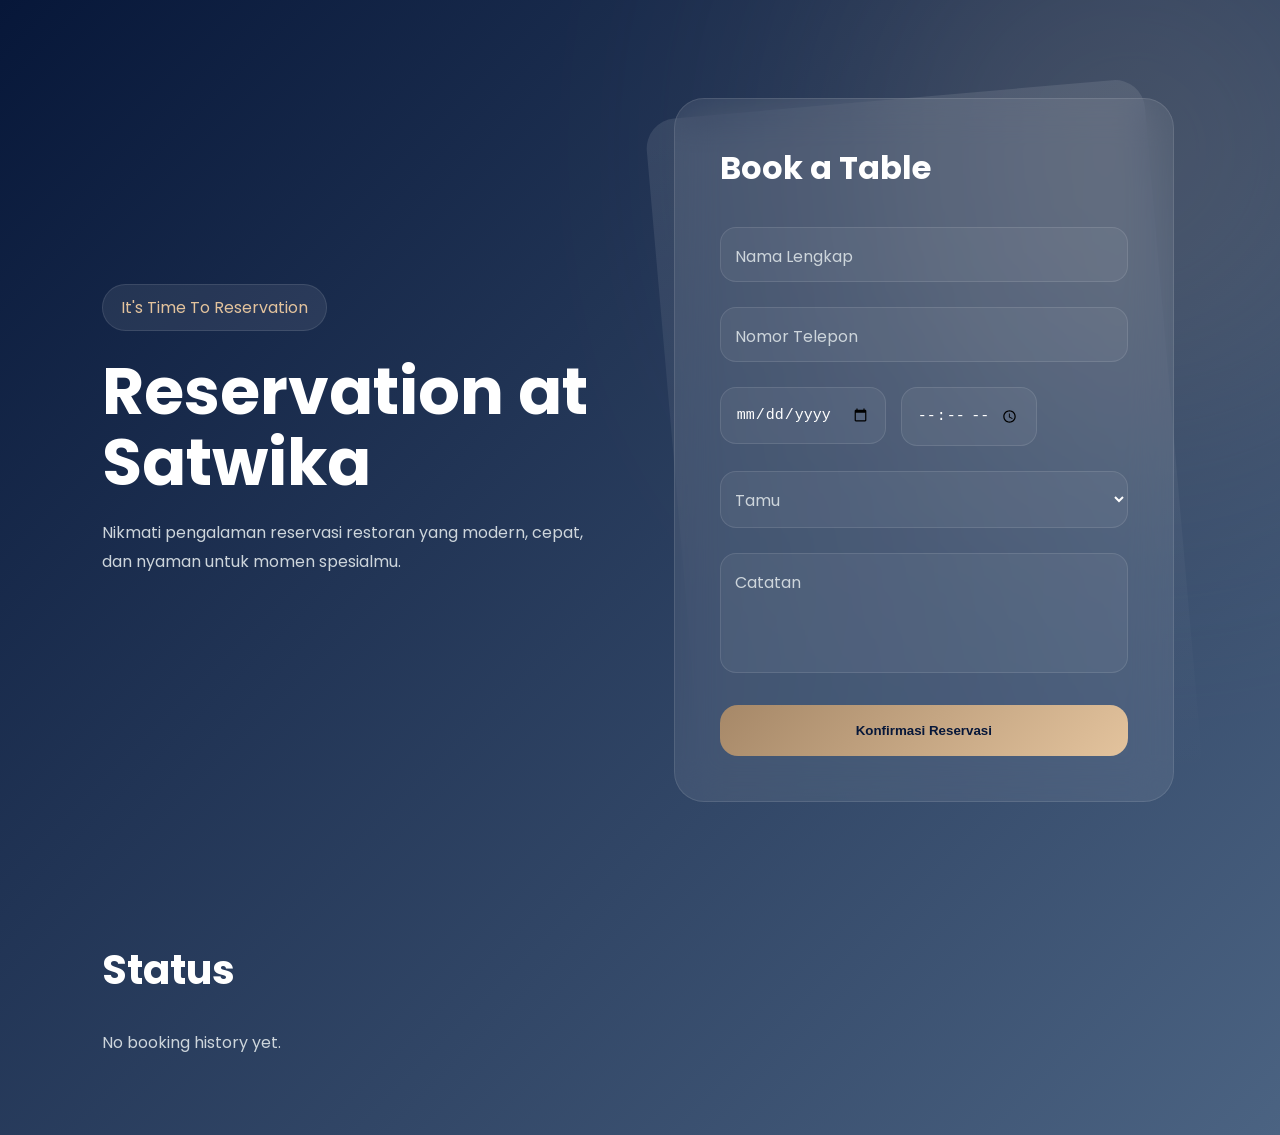
<file: bookingSatwika.html>
<!DOCTYPE html>
<html lang="id">
<head>
  <meta charset="UTF-8" />
  <meta name="viewport" content="width=device-width, initial-scale=1.0"/>
  <title>Restaurant Booking</title>

  <link rel="stylesheet" href="styleSatwika.css">

  <link rel="preconnect" href="https://fonts.googleapis.com">
  <link rel="preconnect" href="https://fonts.gstatic.com" crossorigin>

  <link href="https://fonts.googleapis.com/css2?family=Poppins:wght@300;400;500;600;700&display=swap" rel="stylesheet">
</head>
<body>

  <div class="background-blur"></div>

  <section class="booking-section">

    <!-- LEFT CONTENT -->
    <div class="booking-info">

      <span class="tag">It's Time To Reservation</span>

      <h1>
        Reservation at <br>
        Satwika
      </h1>

      <p>
        Nikmati pengalaman reservasi restoran yang modern,
        cepat, dan nyaman untuk momen spesialmu.
      </p>

    </div>

    <!-- FORM -->
    <div class="booking-form-container">

      <div class="glass-effect"></div>

      <form class="booking-form" id="bookingForm">

        <h2>Book a Table</h2>

        <div class="input-group">
          <input type="text" id="name" required>
          <label>Nama Lengkap</label>
        </div>

        <div class="input-group">
          <input type="tel" id="phone" required>
          <label>Nomor Telepon</label>
        </div>

        <div class="row">

          <div class="input-group">
            <input type="date" id="date" required>
          </div>

          <div class="input-group">
            <input type="time" id="time" required>
          </div>

        </div>

        <div class="input-group">
          
          <select id="guests" required>
            <option value="" disabled selected hidden></option>
            <option value="1">1 orang</option>
            <option value="2">2 orang</option>
            <option value="3">3 orang</option>
            <option value="4">4 orang</option>
            <option value="5">5 orang</option>
            <option value="6">6 orang</option>
            <option value="7">7 orang</option>
            <option value="8">8 orang</option>
            <option value="9">9 orang</option>
            <option value="10">10 orang</option>
            <option value="11">11+ orang</option>
          </select>

          <label>Tamu</label>

        </div>

        <div class="input-group">
          <textarea id="notes" required></textarea>
          <label>Catatan</label>
        </div>

        <button type="submit" class="booking-btn">
          Konfirmasi Reservasi
        </button>

        <div class="success-message" id="successMessage">
          Reservasi berhasil ✨
        </div>

      </form>
    </div>

  </section>

  <!-- HISTORY -->
  <section class="history-section">

    <div class="history-header">

      <h2>Status</h2>

    </div>

    <div class="history-container" id="bookingHistory">

      <p class="empty-message">
        Belum ada riwayat booking
      </p>

    </div>

  </section>

  <script src="jsSatwika.js"></script>

</body>
</html>
</file>
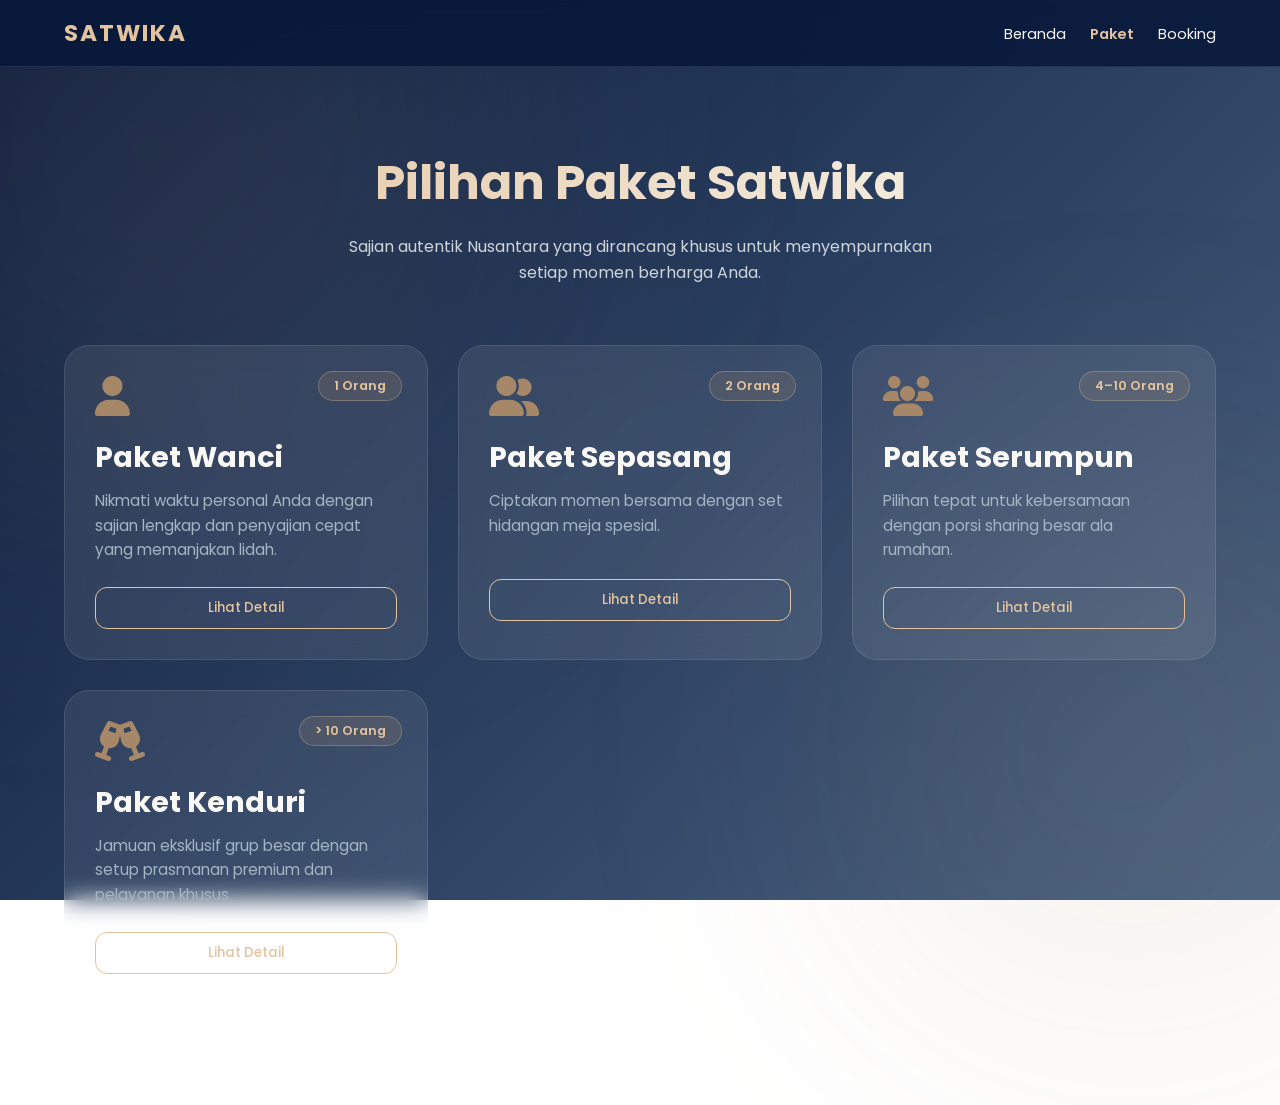
<file: detailPaket.html>
<!DOCTYPE html>
<html lang="id">
<head>
    <meta charset="UTF-8">
    <meta name="viewport" content="width=device-width, initial-scale=1.0">
    <title>Satwika | Paket yang Tersedia</title>

    <link rel="preconnect" href="https://fonts.googleapis.com">
    <link rel="preconnect" href="https://fonts.gstatic.com" crossorigin>
    <link href="https://fonts.googleapis.com/css2?family=Poppins:wght@300;400;500;600;700&display=swap" rel="stylesheet">
    <link rel="stylesheet" href="https://cdnjs.cloudflare.com/ajax/libs/font-awesome/6.4.0/css/all.min.css">

    <style>
        :root {
            --dark: #071739;
            --steel: #4B6382;
            --soft: #A4B5C4;
            --light: #CDD5DB;
            --accent: #A68868;
            --cream: #E3C39D;
            --white: #f9f8f4;
            --glass-bg: rgba(255, 255, 255, 0.08);
            --glass-border: rgba(255, 255, 255, 0.1);
        }

        * {
            margin: 0;
            padding: 0;
            box-sizing: border-box;
            font-family: 'Poppins', sans-serif;
        }

        body {
            background: var(--dark) !important; 
            background: linear-gradient(135deg, var(--dark), var(--steel)) no-repeat fixed !important;
            min-height: 100vh;
            color: var(--white);
            overflow-x: hidden;
            position: relative;
        }

        .background-blur {
            position: fixed;
            width: 600px;
            height: 600px;
            background: var(--cream);
            border-radius: 50%;
            filter: blur(180px);
            opacity: 0.15;
            top: -150px;
            left: -150px;
            z-index: -1;
            animation: float 10s infinite alternate ease-in-out;
        }

        .background-blur-2 {
            position: fixed;
            width: 500px;
            height: 500px;
            background: var(--accent);
            border-radius: 50%;
            filter: blur(150px);
            opacity: 0.15;
            bottom: -100px;
            right: -100px;
            z-index: -1;
            animation: float 12s infinite alternate-reverse ease-in-out;
        }

        @keyframes float {
            0% { transform: translate(0, 0); }
            100% { transform: translate(50px, 50px); }
        }

        .site-header {
            position: sticky;
            top: 0;
            z-index: 50;
            backdrop-filter: blur(14px);
            background: rgba(7, 23, 57, 0.85);
            border-bottom: 1px solid var(--glass-border);
            padding: 1rem 5%;
            display: flex;
            justify-content: space-between;
            align-items: center;
        }

        .brand {
            font-size: 1.45rem;
            font-weight: 700;
            color: var(--cream);
            text-decoration: none;
            letter-spacing: 2px;
        }

        .header-nav a {
            color: var(--white);
            text-decoration: none;
            margin-left: 20px;
            font-size: 0.9rem;
            transition: color 0.3s;
        }

        .header-nav a:hover {
            color: var(--accent);
        }

        .page-container {
            padding: 80px 5% 100px;
            text-align: center;
        }

        .page-title {
            font-size: 3rem;
            margin-bottom: 15px;
            background: linear-gradient(to right, var(--cream), var(--white));
            -webkit-background-clip: text;
            -webkit-text-fill-color: transparent;
        }

        .page-subtitle {
            color: var(--light);
            max-width: 600px;
            margin: 0 auto 60px;
            line-height: 1.6;
        }

        .packages-grid {
            display: grid;
            grid-template-columns: repeat(auto-fit, minmax(300px, 1fr));
            gap: 30px;
            perspective: 1000px;
        }

        .package-card {
            background: var(--glass-bg);
            border: 1px solid var(--glass-border);
            border-radius: 25px;
            padding: 30px;
            backdrop-filter: blur(12px);
            text-align: left;
            transition: transform 0.1s ease-out, box-shadow 0.3s;
            cursor: pointer;
            position: relative;
            overflow: hidden;
            transform-style: preserve-3d;
        }

        .package-card:hover {
            box-shadow: 0 20px 40px rgba(0,0,0,0.4);
            border-color: rgba(227, 195, 157, 0.3);
        }

        .pax-badge {
            position: absolute;
            top: 25px;
            right: 25px;
            background: rgba(166, 136, 104, 0.2);
            color: var(--cream);
            padding: 5px 15px;
            border-radius: 20px;
            font-size: 0.8rem;
            font-weight: 600;
            border: 1px solid rgba(227, 195, 157, 0.3);
        }

        .card-icon {
            font-size: 2.5rem;
            color: var(--accent);
            margin-bottom: 20px;
        }

        .package-card h3 {
            font-size: 1.8rem;
            margin-bottom: 10px;
            color: var(--white);
        }

        .package-card p {
            color: var(--soft);
            font-size: 0.95rem;
            margin-bottom: 25px;
            line-height: 1.6;
            min-height: 65px;
        }

        .btn-detail {
            display: inline-block;
            padding: 10px 25px;
            background: transparent;
            color: var(--cream);
            border: 1px solid var(--cream);
            border-radius: 12px;
            text-decoration: none;
            font-weight: 500;
            transition: all 0.3s;
            width: 100%;
            text-align: center;
        }

        .package-card:hover .btn-detail {
            background: var(--cream);
            color: var(--dark);
        }

        .modal-overlay {
            position: fixed;
            top: 0;
            left: 0;
            width: 100%;
            height: 100%;
            background: rgba(7, 23, 57, 0.9);
            backdrop-filter: blur(8px);
            z-index: 100;
            display: flex;
            justify-content: center;
            align-items: center;
            opacity: 0;
            visibility: hidden;
            transition: all 0.4s ease;
        }

        .modal-overlay.active {
            opacity: 1;
            visibility: visible;
        }

        .modal-content {
            background: linear-gradient(145deg, #162a4d, var(--dark));
            border: 1px solid var(--glass-border);
            width: 90%;
            max-width: 800px;
            border-radius: 30px;
            padding: 40px;
            position: relative;
            transform: translateY(50px) scale(0.9);
            transition: all 0.4s cubic-bezier(0.175, 0.885, 0.32, 1.275);
            max-height: 90vh;
            overflow-y: auto;
            box-shadow: 0 25px 50px rgba(0,0,0,0.5);
            color: var(--white);
        }

        .modal-overlay.active .modal-content {
            transform: translateY(0) scale(1);
        }

        .close-modal {
            position: absolute;
            top: 25px;
            right: 30px;
            font-size: 1.5rem;
            color: var(--light);
            cursor: pointer;
            transition: color 0.3s;
        }

        .modal-header h2 { color: var(--cream); }

        .list-section h4 { color: var(--accent); margin-bottom: 15px; }

        .modal-ul { list-style: none; margin-bottom: 25px; }

        .modal-ul li {
            margin-bottom: 12px;
            color: var(--light);
            display: flex;
            align-items: flex-start;
            gap: 10px;
        }

        .modal-ul li i { color: var(--cream); margin-top: 4px; }

        .btn-book {
            padding: 15px 35px;
            background: linear-gradient(135deg, var(--accent), var(--cream));
            color: var(--dark);
            border: none;
            border-radius: 15px;
            font-weight: 700;
            cursor: pointer;
            text-decoration: none;
            display: inline-block;
            transition: 0.3s;
        }

        @media (max-width: 768px) {
            .modal-body { display: block; }
            .page-title { font-size: 2.2rem; }
        }
    </style>
</head>
<body>

    <div class="background-blur"></div>
    <div class="background-blur-2"></div>

    <header class="site-header">
        <a href="index.html" class="brand">SATWIKA</a>
        <nav class="header-nav">
            <a href="index.html">Beranda</a>
            <a href="paket.html" style="color: var(--cream); font-weight: 600;">Paket</a>
            <a href="bookingSatwika.html">Booking</a>
        </nav>
    </header>

    <div class="page-container">
        <h1 class="page-title">Pilihan Paket Satwika</h1>
        <p class="page-subtitle">Sajian autentik Nusantara yang dirancang khusus untuk menyempurnakan setiap momen berharga Anda.</p>

        <div class="packages-grid" id="packagesGrid"></div>
    </div>

    <div class="modal-overlay" id="packageModal">
        <div class="modal-content">
            <i class="fa-solid fa-xmark close-modal" id="closeModal"></i>
            
            <div class="modal-header">
                <h2 id="modalTitle">Nama Paket</h2>
                <p id="modalPax" style="color: var(--soft); margin-top: 5px;">Untuk X Orang</p>
            </div>

            <div class="modal-body" style="display: grid; grid-template-columns: 1fr 1fr; gap: 30px; margin-top: 20px;">
                <div class="list-section">
                    <h4><i class="fa-solid fa-bell-concierge"></i> Layanan</h4>
                    <ul class="modal-ul" id="modalServices"></ul>
                </div>
                <div class="list-section">
                    <h4><i class="fa-solid fa-users"></i> Cocok Untuk</h4>
                    <ul class="modal-ul" id="modalSuitable"></ul>
                    
                    <div id="modalBonusSection" style="display: none; margin-top: 25px;">
                        <h4><i class="fa-solid fa-gift"></i> Bonus</h4>
                        <ul class="modal-ul" id="modalBonus"></ul>
                    </div>
                </div>
            </div>

            <div class="modal-footer" style="text-align: right; margin-top: 30px;">
                <a href="bookingSatwika.html" class="btn-book">Reservasi Paket Ini</a>
            </div>
        </div>
    </div>

    <script>
        const packagesData = [
            {
                id: 'wanci',
                name: 'Paket Wanci',
                pax: '1 Orang',
                desc: 'Nikmati waktu personal Anda dengan sajian lengkap dan penyajian cepat yang memanjakan lidah.',
                icon: 'fa-user',
                services: [
                    '1 menu utama khas Nusantara',
                    '1 lauk pendamping',
                    'Nasi hangat (putih/uduk/liwet)',
                    '1 minuman tradisional atau teh',
                    'Sambal khas pilihan',
                    'Penyajian cepat khusus personal set',
                    'Complimentary kerupuk atau kudapan kecil'
                ],
                suitableFor: ['Makan sendiri', 'Pekerja', 'Mahasiswa', 'Quick dining'],
                bonus: []
            },
            {
                id: 'sepasang',
                name: 'Paket Sepasang',
                pax: '2 Orang',
                desc: 'Ciptakan momen bersama dengan set hidangan meja spesial.',
                icon: 'fa-user-group',
                services: [
                    '2 menu utama pilihan',
                    '2 lauk pendamping',
                    '1 menu sharing tradisional',
                    'Nasi untuk 2 orang',
                    '2 minuman pilihan',
                    'Desert tradisional mini',
                    'Meja couple setup bernuansa Nusantara',
                    'Free refill sambal & lalapan'
                ],
                suitableFor: ['Pasangan', 'Sahabat', 'Teman kerja', 'Quality time'],
                bonus: []
            },
            {
                id: 'serumpun',
                name: 'Paket Serumpun',
                pax: '4–10 Orang',
                desc: 'Pilihan tepat untuk kebersamaan dengan porsi sharing besar ala rumahan.',
                icon: 'fa-users',
                services: [
                    'Pilihan menu lengkap sharing platter',
                    'Aneka lauk Nusantara dalam porsi besar',
                    'Sayur tradisional pilihan',
                    'Nasi bakul/prasmanan mini',
                    'Minuman teko keluarga',
                    'Dessert tradisional bersama',
                    'Free tambahan sambal & lalapan',
                    'Prioritas meja family area',
                    'Free reservasi meja'
                ],
                suitableFor: ['Keluarga', 'Reuni kecil', 'Makan bersama'],
                bonus: ['Dekorasi sederhana untuk ulang tahun/acara keluarga']
            },
            {
                id: 'kenduri',
                name: 'Paket Kenduri',
                pax: '> 10 Orang',
                desc: 'Jamuan eksklusif grup besar dengan setup prasmanan premium dan pelayanan khusus.',
                icon: 'fa-champagne-glasses',
                services: [
                    'Set hidangan lengkap khas Nusantara',
                    'Konsep prasmanan/hidang meja',
                    'Pilihan menu daerah premium',
                    'Minuman refill bersama',
                    'Dessert tradisional lengkap',
                    'Reserved private/group area',
                    'Pelayanan khusus grup',
                    'Free reservasi & penataan meja acara',
                    'Sound system ringan (opsional)',
                    'Dekorasi sederhana bernuansa tradisional',
                    'Prioritas pemesanan'
                ],
                suitableFor: ['Gathering', 'Arisan', 'Acara kantor'],
                bonus: ['Custom menu sesuai acara']
            }
        ];

        const grid = document.getElementById('packagesGrid');
        
        packagesData.forEach((pkg, index) => {
            const delay = index * 0.1;
            const cardHTML = `
                <div class="package-card" data-id="${pkg.id}" style="animation: fadeInUp 0.6s ease forwards ${delay}s; opacity: 0; transform: translateY(30px);">
                    <div class="pax-badge">${pkg.pax}</div>
                    <i class="fa-solid ${pkg.icon} card-icon"></i>
                    <h3>${pkg.name}</h3>
                    <p>${pkg.desc}</p>
                    <button class="btn-detail">Lihat Detail</button>
                </div>
            `;
            grid.insertAdjacentHTML('beforeend', cardHTML);
        });

        const modal = document.getElementById('packageModal');
        const closeModalBtn = document.getElementById('closeModal');

        document.querySelectorAll('.package-card').forEach(card => {
            card.addEventListener('click', () => {
                const pkg = packagesData.find(p => p.id === card.dataset.id);
                document.getElementById('modalTitle').textContent = pkg.name;
                document.getElementById('modalPax').textContent = `Kapasitas: ${pkg.pax}`;
                document.getElementById('modalServices').innerHTML = pkg.services.map(s => `<li><i class="fa-solid fa-check"></i> ${s}</li>`).join('');
                document.getElementById('modalSuitable').innerHTML = pkg.suitableFor.map(s => `<li><i class="fa-solid fa-star"></i> ${s}</li>`).join('');
                
                if(pkg.bonus.length > 0) {
                    document.getElementById('modalBonusSection').style.display = 'block';
                    document.getElementById('modalBonus').innerHTML = pkg.bonus.map(b => `<li><i class="fa-solid fa-gift"></i> ${b}</li>`).join('');
                } else {
                    document.getElementById('modalBonusSection').style.display = 'none';
                }
                modal.classList.add('active');
                document.body.style.overflow = 'hidden';
            });
        });

        closeModalBtn.addEventListener('click', () => {
            modal.classList.remove('active');
            document.body.style.overflow = 'auto';
        });

        window.onclick = (e) => { if(e.target === modal) { modal.classList.remove('active'); document.body.style.overflow = 'auto'; } };

        const style = document.createElement('style');
        style.innerHTML = `@keyframes fadeInUp { to { opacity: 1; transform: translateY(0); } }`;
        document.head.appendChild(style);
    </script>
</body>
</html>
</file>
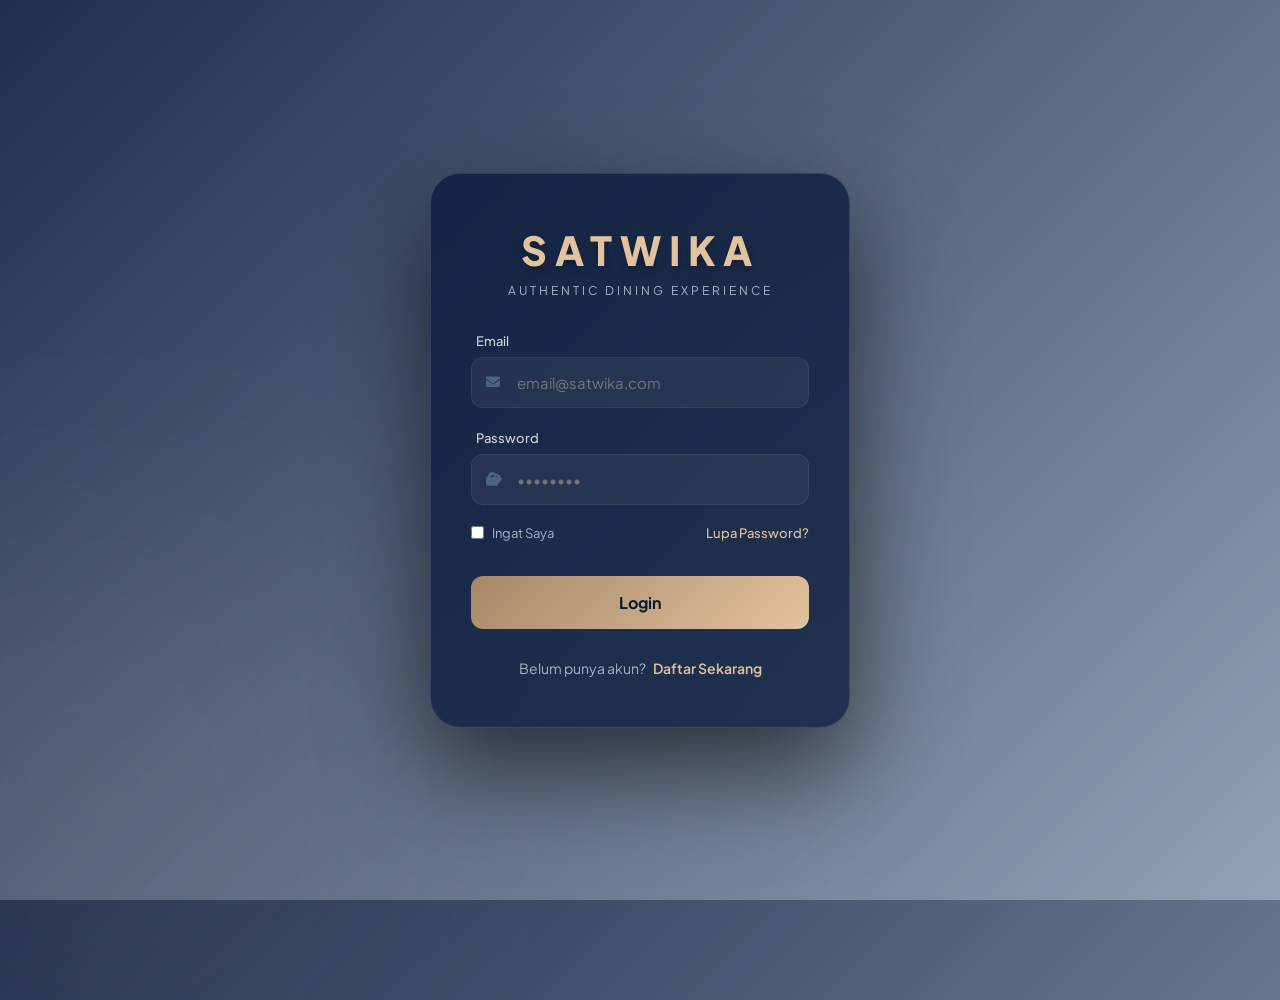
<file: satwika-login.html>
<!DOCTYPE html>
<html lang="id">
<head>
    <meta charset="UTF-8">
    <meta name="viewport" content="width=device-width, initial-scale=1.0">
    <title>Satwika | Login Premium</title>

    <!-- Font & Icons -->
    <link href="https://fonts.googleapis.com/css2?family=Plus+Jakarta+Sans:wght@300;400;500;600;700&display=swap" rel="stylesheet">
    <link rel="stylesheet" href="https://cdnjs.cloudflare.com/ajax/libs/font-awesome/6.4.0/css/all.min.css">

    <style>
        :root {
            --deep-navy: #071739;
            --muted-blue: #4B6382;
            --silver-blue: #A4B5C4;
            --light-gray: #CDD5DB;
            --bronze: #A68868;
            --champagne: #E3C39D;
            --transition: all 0.4s cubic-bezier(0.165, 0.84, 0.44, 1);
        }

        * {
            margin: 0;
            padding: 0;
            box-sizing: border-box;
            font-family: 'Plus Jakarta Sans', sans-serif;
        }

        body {
            height: 100vh;
            display: flex;
            justify-content: center;
            align-items: center;
            /* Background menggunakan Deep Navy dan overlay gelap */
            background: 
                linear-gradient(135deg, rgba(7, 23, 57, 0.9), rgba(75, 99, 130, 0.6)),
                url('https://images.unsplash.com/photo-1514362545857-3bc16c4c7d1b?q=80&w=1400&auto=format&fit=crop');
            background-size: cover;
            background-position: center;
            overflow: hidden;
        }

        /* Dekorasi Cahaya di Background */
        body::before {
            content: "";
            position: absolute;
            width: 400px;
            height: 400px;
            background: var(--champagne);
            filter: blur(150px);
            border-radius: 50%;
            z-index: 0;
            bottom: -100px;
            left: -100px;
            opacity: 0.15;
        }

        .login-container {
            position: relative;
            z-index: 1;
            width: 420px;
            padding: 50px 40px;
            border-radius: 30px;
            backdrop-filter: blur(25px);
            background: rgba(7, 23, 57, 0.75);
            border: 1px solid rgba(164, 181, 196, 0.2);
            box-shadow: 0 40px 100px rgba(0, 0, 0, 0.6);
            color: white;
            animation: fadeInScale 0.8s ease-out;
        }

        @keyframes fadeInScale {
            from { opacity: 0; transform: scale(0.9); }
            to { opacity: 1; transform: scale(1); }
        }

        .logo {
            text-align: center;
            margin-bottom: 35px;
        }

        .logo h1 {
            font-size: 40px;
            font-weight: 800;
            letter-spacing: 8px;
            color: var(--champagne);
            text-shadow: 0 4px 10px rgba(0,0,0,0.3);
        }

        .logo p {
            font-size: 12px;
            text-transform: uppercase;
            letter-spacing: 3px;
            color: var(--silver-blue);
            margin-top: 8px;
        }

        .input-group {
            margin-top: 22px;
        }

        .input-group label {
            display: block;
            margin-bottom: 8px;
            font-size: 13px;
            font-weight: 500;
            color: var(--light-gray);
            margin-left: 5px;
        }

        .input-wrapper {
            position: relative;
        }

        .input-wrapper i {
            position: absolute;
            left: 15px;
            top: 50%;
            transform: translateY(-50%);
            color: var(--muted-blue);
            font-size: 14px;
        }

        .input-group input {
            width: 100%;
            padding: 15px 15px 15px 45px;
            border: 1px solid rgba(164, 181, 196, 0.1);
            border-radius: 12px;
            outline: none;
            background: rgba(255, 255, 255, 0.05);
            color: white;
            font-size: 15px;
            transition: var(--transition);
        }

        .input-group input:focus {
            background: rgba(255, 255, 255, 0.1);
            border-color: var(--champagne);
            box-shadow: 0 0 15px rgba(227, 195, 157, 0.1);
        }

        .toggle-password {
            position: absolute;
            right: 15px;
            top: 50%;
            transform: translateY(-50%);
            cursor: pointer;
            color: var(--muted-blue);
        }

        .remember-forgot {
            display: flex;
            justify-content: space-between;
            align-items: center;
            margin-top: 20px;
            font-size: 13px;
            color: var(--silver-blue);
        }

        .remember-forgot label {
            display: flex;
            align-items: center;
            gap: 8px;
            cursor: pointer;
        }

        .remember-forgot input[type="checkbox"] {
            accent-color: var(--bronze);
        }

        .remember-forgot a {
            color: var(--champagne);
            text-decoration: none;
            font-weight: 500;
        }

        .btn-login {
            width: 100%;
            padding: 16px;
            margin-top: 35px;
            border: none;
            border-radius: 12px;
            /* Menggunakan Champagne Gold Gradasi */
            background: linear-gradient(135deg, var(--bronze), var(--champagne));
            color: var(--deep-navy);
            font-size: 16px;
            font-weight: 700;
            cursor: pointer;
            transition: var(--transition);
            display: flex;
            justify-content: center;
            align-items: center;
            gap: 10px;
        }

        .btn-login:hover {
            transform: translateY(-3px);
            box-shadow: 0 10px 20px rgba(227, 195, 157, 0.2);
            filter: brightness(1.1);
        }

        .bottom-text {
            text-align:center;
            margin-top: 30px;
            font-size: 14px;
            color: var(--silver-blue);
        }

        .bottom-text a {
            color: var(--champagne);
            text-decoration: none;
            font-weight: 600;
            margin-left: 5px;
        }

        /* Loader */
        .loader {
            width: 18px;
            height: 18px;
            border: 2px solid var(--deep-navy);
            border-bottom-color: transparent;
            border-radius: 50%;
            display: none;
            animation: spin 1s linear infinite;
        }

        @keyframes spin {
            to { transform: rotate(360deg); }
        }

        @media(max-width: 480px) {
            .login-container { width: 92%; padding: 40px 25px; }
        }
    </style>
</head>
<body>

    <div class="login-container">
        <div class="logo">
            <h1>SATWIKA</h1>
            <p>Authentic Dining Experience</p>
        </div>

        <form id="loginForm">
            <div class="input-group">
                <label>Email</label>
                <div class="input-wrapper">
                    <i class="fa-solid fa-envelope"></i>
                    <input type="email" id="email" placeholder="email@satwika.com" required>
                </div>
            </div>

            <div class="input-group">
                <label>Password</label>
                <div class="input-wrapper">
                    <i class="fa-solid fa-lock"></i>
                    <input type="password" id="password" placeholder="••••••••" required>
                    <i class="fa-solid fa-eye toggle-password" id="togglePassword"></i>
                </div>
            </div>

            <div class="remember-forgot">
                <label>
                    <input type="checkbox"> Ingat Saya
                </label>
                <a href="#">Lupa Password?</a>
            </div>

            <button type="submit" class="btn-login" id="loginBtn">
                <span>Login</span>
                <div class="loader" id="loader"></div>
            </button>
        </form>

        <div class="bottom-text">
            Belum punya akun? <a href="signup.html">Daftar Sekarang</a>
        </div>
    </div>

    <script>
        const loginForm = document.getElementById("loginForm");
        const loginBtn = document.getElementById("loginBtn");
        const loader = document.getElementById("loader");
        const btnText = loginBtn.querySelector("span");
        const togglePassword = document.getElementById("togglePassword");
        const passwordField = document.getElementById("password");

        // Toggle Password
        togglePassword.addEventListener("click", function() {
            const type = passwordField.getAttribute("type") === "password" ? "text" : "password";
            passwordField.setAttribute("type", type);
            this.classList.toggle("fa-eye-slash");
        });

        // Simulasi Login
        loginForm.addEventListener("submit", function(e) {
            e.preventDefault();
            btnText.textContent = "Menghubungkan...";
            loader.style.display = "block";
            loginBtn.style.pointerEvents = "none";

            setTimeout(() => {
                btnText.textContent = "Berhasil!";
                loader.style.display = "none";
                loginBtn.style.background = "#A4B5C4"; // Silver blue on success
                
                setTimeout(() => {
                    window.location.href = "index.html";
                }, 1000);
            }, 2000);
        });
    </script>
</body>
</html>
</file>
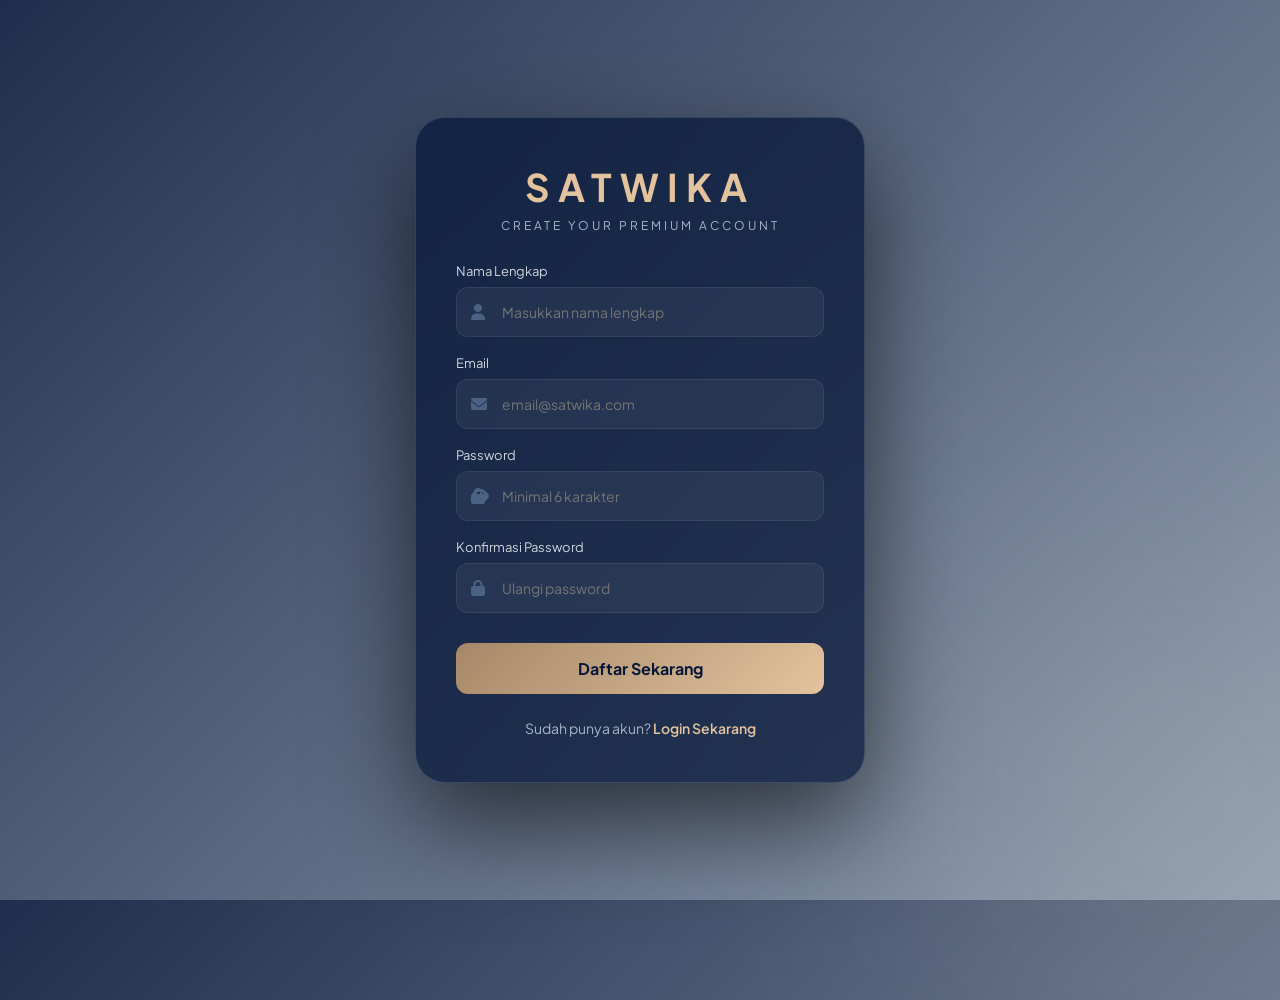
<file: signup.html>
<!DOCTYPE html>
<html lang="id">
<head>
    <meta charset="UTF-8">
    <meta name="viewport" content="width=device-width, initial-scale=1.0">
    <title>Satwika | Sign Up Premium</title>

    <!-- Font -->
    <link href="https://fonts.googleapis.com/css2?family=Plus+Jakarta+Sans:wght@300;400;500;600;700&display=swap" rel="stylesheet">

    <!-- Icons -->
    <link rel="stylesheet"
    href="https://cdnjs.cloudflare.com/ajax/libs/font-awesome/6.4.0/css/all.min.css">

    <style>

        :root {
            --deep-navy: #071739;
            --muted-blue: #4B6382;
            --silver-blue: #A4B5C4;
            --light-gray: #CDD5DB;
            --bronze: #A68868;
            --champagne: #E3C39D;

            --transition:
            all 0.4s cubic-bezier(0.165, 0.84, 0.44, 1);
        }

        *{
            margin:0;
            padding:0;
            box-sizing:border-box;
            font-family:'Plus Jakarta Sans', sans-serif;
        }

        body{
            height:100vh;

            display:flex;
            justify-content:center;
            align-items:center;

            background:
            linear-gradient(
                135deg,
                rgba(7,23,57,0.9),
                rgba(75,99,130,0.6)
            ),

            url('https://images.unsplash.com/photo-1517248135467-4c7edcad34c4?q=80&w=1400&auto=format&fit=crop');

            background-size:cover;
            background-position:center;

            overflow:hidden;
        }

        body::before{
            content:"";

            position:absolute;

            width:400px;
            height:400px;

            background:var(--champagne);

            filter:blur(150px);

            border-radius:50%;

            bottom:-100px;
            right:-100px;

            opacity:0.15;
        }

        .signup-container{
            position:relative;
            z-index:1;

            width:450px;

            padding:45px 40px;

            border-radius:30px;

            backdrop-filter:blur(25px);

            background:rgba(7,23,57,0.75);

            border:1px solid rgba(164,181,196,0.2);

            box-shadow:0 40px 100px rgba(0,0,0,0.6);

            color:white;

            animation:fadeIn 0.8s ease;
        }

        @keyframes fadeIn{
            from{
                opacity:0;
                transform:translateY(20px);
            }

            to{
                opacity:1;
                transform:translateY(0);
            }
        }

        .logo{
            text-align:center;
            margin-bottom:30px;
        }

        .logo h1{
            font-size:38px;
            letter-spacing:8px;
            color:var(--champagne);
        }

        .logo p{
            margin-top:8px;

            font-size:12px;

            letter-spacing:3px;

            color:var(--silver-blue);

            text-transform:uppercase;
        }

        .input-group{
            margin-top:18px;
        }

        .input-group label{
            display:block;

            margin-bottom:8px;

            font-size:13px;

            color:var(--light-gray);
        }

        .input-wrapper{
            position:relative;
        }

        .input-wrapper i{
            position:absolute;

            left:15px;
            top:50%;

            transform:translateY(-50%);

            color:var(--muted-blue);
        }

        .input-group input{
            width:100%;

            padding:15px 15px 15px 45px;

            border:none;
            outline:none;

            border-radius:12px;

            background:rgba(255,255,255,0.05);

            color:white;

            font-size:14px;

            border:1px solid rgba(255,255,255,0.08);

            transition:var(--transition);
        }

        .input-group input:focus{
            border-color:var(--champagne);

            background:rgba(255,255,255,0.08);

            box-shadow:0 0 15px rgba(227,195,157,0.15);
        }

        .toggle-password{
            position:absolute;

            right:15px;
            top:50%;

            transform:translateY(-50%);

            cursor:pointer;

            color:var(--muted-blue);
        }

        .btn-signup{
            width:100%;

            margin-top:30px;

            padding:15px;

            border:none;

            border-radius:12px;

            background:
            linear-gradient(
                135deg,
                var(--bronze),
                var(--champagne)
            );

            color:var(--deep-navy);

            font-size:16px;

            font-weight:700;

            cursor:pointer;

            transition:var(--transition);
        }

        .btn-signup:hover{
            transform:translateY(-3px);

            filter:brightness(1.08);

            box-shadow:0 10px 20px rgba(227,195,157,0.2);
        }

        .bottom-text{
            text-align:center;

            margin-top:25px;

            color:var(--silver-blue);

            font-size:14px;
        }

        .bottom-text a{
            color:var(--champagne);

            text-decoration:none;

            font-weight:600;
        }

        .success-message{
            margin-top:18px;

            text-align:center;

            color:#8dffb1;

            font-size:14px;

            display:none;
        }

        @media(max-width:480px){

            .signup-container{
                width:92%;
                padding:35px 25px;
            }

        }

    </style>
</head>

<body>

    <div class="signup-container">

        <div class="logo">
            <h1>SATWIKA</h1>
            <p>Create Your Premium Account</p>
        </div>

        <form id="signupForm">

            <div class="input-group">
                <label>Nama Lengkap</label>

                <div class="input-wrapper">
                    <i class="fa-solid fa-user"></i>

                    <input
                        type="text"
                        id="fullname"
                        placeholder="Masukkan nama lengkap"
                        required
                    >
                </div>
            </div>

            <div class="input-group">
                <label>Email</label>

                <div class="input-wrapper">
                    <i class="fa-solid fa-envelope"></i>

                    <input
                        type="email"
                        id="email"
                        placeholder="email@satwika.com"
                        required
                    >
                </div>
            </div>

            <div class="input-group">
                <label>Password</label>

                <div class="input-wrapper">
                    <i class="fa-solid fa-lock"></i>

                    <input
                        type="password"
                        id="password"
                        placeholder="Minimal 6 karakter"
                        required
                    >

                    <i class="fa-solid fa-eye toggle-password"
                    id="togglePassword"></i>
                </div>
            </div>

            <div class="input-group">
                <label>Konfirmasi Password</label>

                <div class="input-wrapper">
                    <i class="fa-solid fa-lock"></i>

                    <input
                        type="password"
                        id="confirmPassword"
                        placeholder="Ulangi password"
                        required
                    >
                </div>
            </div>

            <button type="submit" class="btn-signup">
                Daftar Sekarang
            </button>

            <div class="success-message" id="successMessage">
                Akun berhasil dibuat! Mengalihkan ke login...
            </div>

        </form>

        <div class="bottom-text">
            Sudah punya akun?
            <a href="satwika log in.html">Login Sekarang</a>
        </div>

    </div>

    <script>

        const signupForm =
        document.getElementById("signupForm");

        const togglePassword =
        document.getElementById("togglePassword");

        const passwordField =
        document.getElementById("password");

        const confirmPassword =
        document.getElementById("confirmPassword");

        const successMessage =
        document.getElementById("successMessage");


        // Show / Hide Password
        togglePassword.addEventListener("click", function () {

            const type =
            passwordField.type === "password"
            ? "text"
            : "password";

            passwordField.type = type;
            confirmPassword.type = type;

            this.classList.toggle("fa-eye-slash");
        });


        // Sign Up
        signupForm.addEventListener("submit", function(e){

            e.preventDefault();

            const fullname =
            document.getElementById("fullname").value;

            const email =
            document.getElementById("email").value;

            const password =
            passwordField.value;

            const confirm =
            confirmPassword.value;


            // Validasi Password
            if(password.length < 6){

                alert("Password minimal 6 karakter!");

                return;
            }

            // Cek Konfirmasi Password
            if(password !== confirm){

                alert("Konfirmasi password tidak cocok!");

                return;
            }

            // Simpan ke localStorage
            const userData = {
                fullname,
                email,
                password
            };

            localStorage.setItem(
                "satwikaUser",
                JSON.stringify(userData)
            );

            successMessage.style.display = "block";

            // Redirect ke login
            setTimeout(() => {

                window.location.href = "satwika-login.html";

            }, 2000);

        });

    </script>

</body>
</html>
</file>
<file: styleSatwika.css>
*{
  margin:0;
  padding:0;
  box-sizing:border-box;
}

body{
  font-family:'Poppins',sans-serif;
  background:linear-gradient(135deg,#071739,#4B6382);
  min-height:100vh;
  overflow-x:hidden;
  color:white;
  position:relative;
}

/* BLUR */
.background-blur{
  position:absolute;
  width:500px;
  height:500px;
  background:#E3C39D;
  border-radius:50%;
  filter:blur(160px);
  opacity:.25;
  top:-100px;
  right:-100px;
}

/* SECTION */
.booking-section{
  width:100%;
  min-height:100vh;

  display:flex;
  justify-content:center;
  align-items:center;
  gap:60px;

  padding:60px 8%;
}

/* LEFT */
.booking-info{
  flex:1;
}

.tag{
  display:inline-block;

  padding:10px 18px;

  background:rgba(255,255,255,.08);

  border:1px solid rgba(255,255,255,.1);

  border-radius:999px;

  color:#E3C39D;

  margin-bottom:25px;
}

.booking-info h1{
  font-size:65px;
  line-height:1.1;
  margin-bottom:20px;
}

.booking-info p{
  max-width:500px;
  line-height:1.8;
  color:#CDD5DB;
  margin-bottom:40px;
}

/* FORM */
.booking-form-container{
  flex:1;
  position:relative;
  display:flex;
  justify-content:center;
}

.glass-effect{
  position:absolute;

  width:100%;
  max-width:500px;
  height:100%;

  border-radius:30px;

  background:linear-gradient(
    180deg,
    rgba(255,255,255,.1),
    transparent
  );

  transform:rotate(-5deg);
}

.booking-form{
  width:100%;
  max-width:500px;

  background:rgba(255,255,255,.08);

  border:1px solid rgba(255,255,255,.1);

  backdrop-filter:blur(20px);

  border-radius:30px;

  padding:45px;

  position:relative;
  z-index:2;

  transition:.2s;
}

.booking-form h2{
  margin-bottom:35px;
  font-size:32px;
}

/* INPUT */
.input-group{
  position:relative;
  margin-bottom:25px;
}

.input-group input,
.input-group textarea,
.input-group select{

  width:100%;

  padding:18px 15px;

  background:rgba(255,255,255,.05);

  border:1px solid rgba(255,255,255,.1);

  border-radius:16px;

  outline:none;

  color:white;
  font-size:15px;
}

.input-group select{
  cursor:pointer;
  color:white;
}

.input-group select:focus{
  color:black;
}

.input-group select option{
  background:#A4B5C4;
  color:black;
}

.input-group select option:checked{
  background:#A68868;
  color:#071739;
}

.input-group textarea{
  height:120px;
  resize:none;
}

.input-group label{
  position:absolute;
  left:15px;
  top:17px;

  color:#CDD5DB;

  pointer-events:none;

  transition:.3s;
}

.input-group input:focus + label,
.input-group input:valid + label,
.input-group textarea:focus + label,
.input-group textarea:valid + label,
.input-group select:focus + label,
.input-group select:valid + label{

  top:-10px;
  left:12px;

  padding:2px 10px;

  background:#071739;

  border-radius:20px;

  color:#E3C39D;

  font-size:12px;
}

.row{
  display:flex;
  gap:15px;
}

/* BUTTON */
.booking-btn,
.cancel-btn{
  border:none;

  padding:18px;

  border-radius:18px;

  width:100%;

  cursor:pointer;

  background:linear-gradient(
    135deg,
    #A68868,
    #E3C39D
  ) !important;

  color:#071739 !important;

  font-weight:600;

  transition:.4s;
}

.booking-btn:hover,
.cancel-btn:hover{
  transform:translateY(-4px);
}

.cancel-btn{
  margin-top:15px;
}

.cancel-btn{
  margin-top:15px;
}
.success-message{
  margin-top:20px;

  padding:14px;

  border-radius:14px;

  text-align:center;

  background:rgba(255,255,255,.08);

  border:1px solid rgba(255,255,255,.1);

  display:none;
}

/* HISTORY */
.history-section{
  padding:40px 8% 80px;
}

.history-header{
  display:flex;
  justify-content:space-between;
  align-items:center;

  margin-bottom:30px;
}

.history-header h2{
  font-size:40px;
}


.history-container{
  display:grid;

  grid-template-columns:
  repeat(auto-fit,minmax(280px,1fr));

  gap:25px;
}

.history-card{
  background:rgba(255,255,255,.08);

  border:1px solid rgba(255,255,255,.1);

  border-radius:25px;

  backdrop-filter:blur(12px);

  padding:25px;

  transition:.4s;
}

.history-card:hover{
  transform:translateY(-6px);
}

.history-card h3{
  color:#E3C39D;
  margin-bottom:15px;
}

.history-card p{
  margin-bottom:10px;
  color:#CDD5DB;
}

.empty-message{
  color:#CDD5DB;
}

/* RESPONSIVE */
@media(max-width:992px){

  .booking-section{
    flex-direction:column;
  }

  .booking-info h1{
    font-size:48px;
  }

}

@media(max-width:600px){

  .row,
  .history-header{
    flex-direction:column;
  }

  .booking-info h1{
    font-size:38px;
  }

}
</file>
